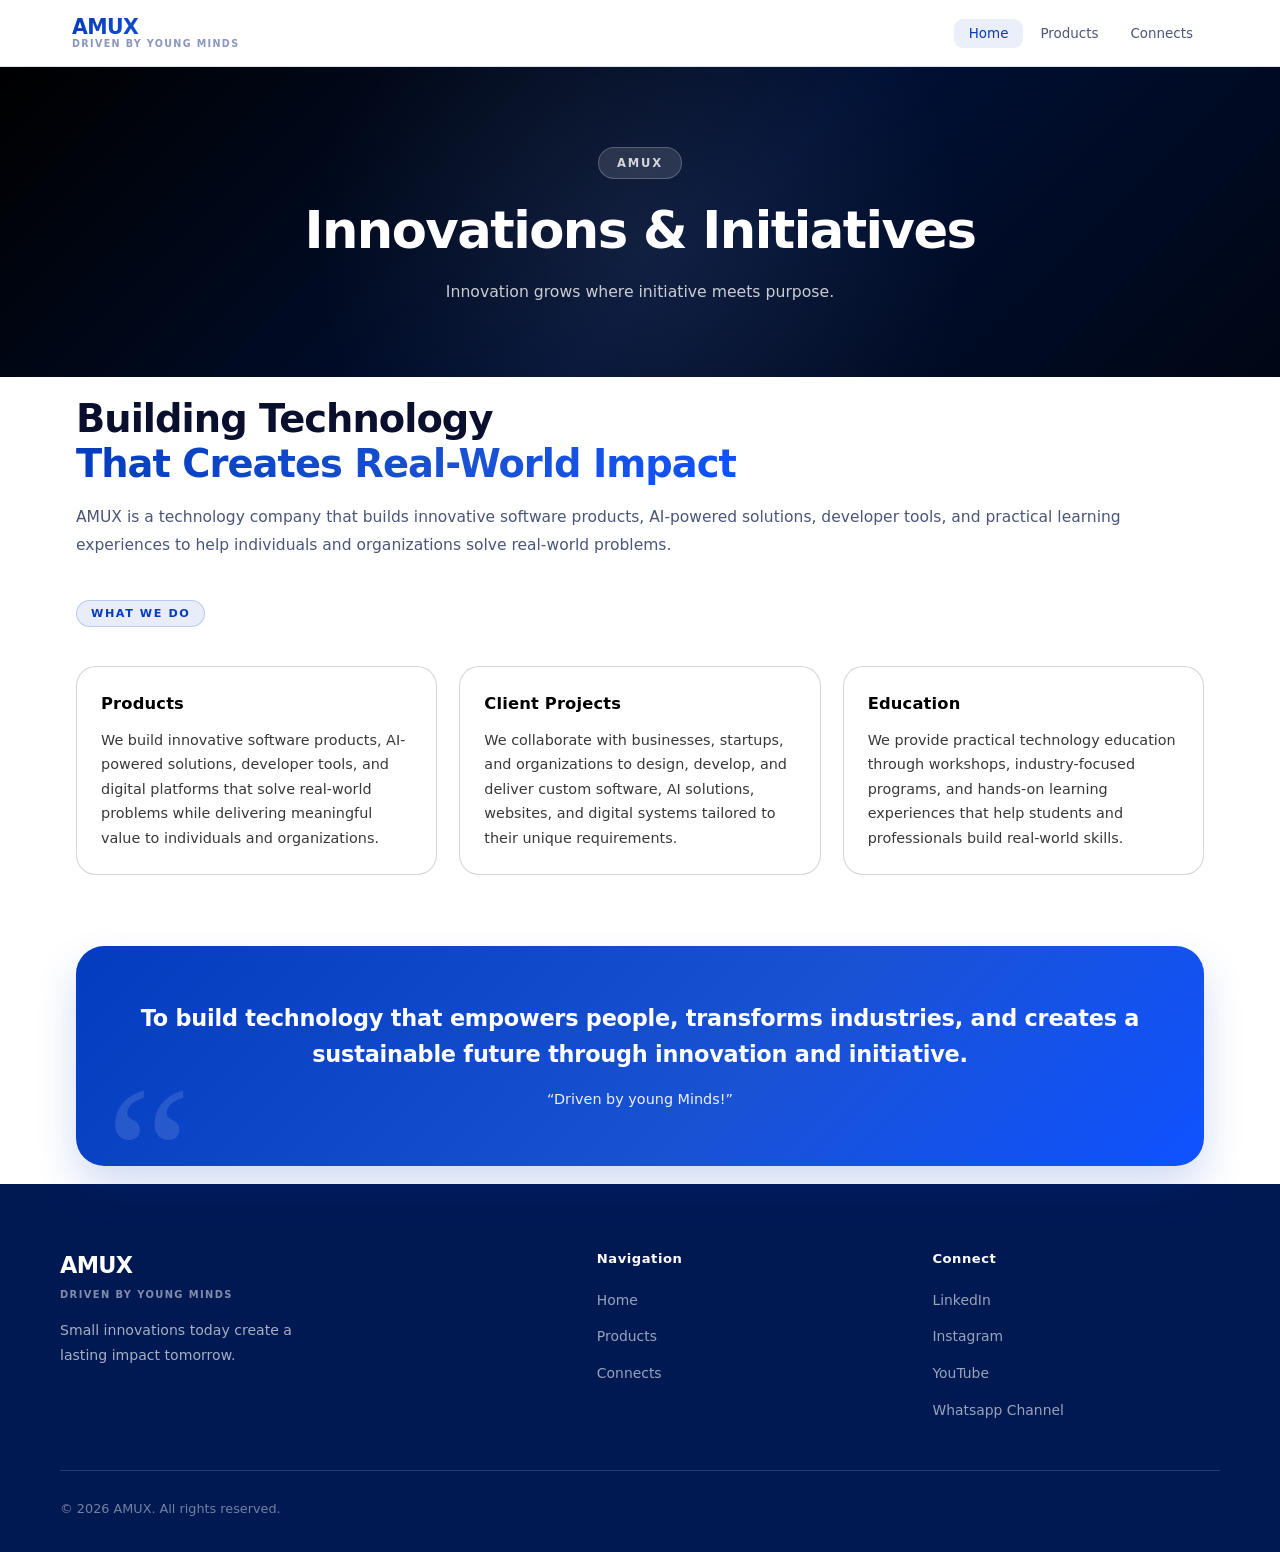
<file: index.html>
<!DOCTYPE html>
<html lang="en">
<head>
    <meta charset="UTF-8">
    <meta name="viewport" content="width=device-width, initial-scale=1.0">

    <!-- Primary SEO -->
    <title>AMUX | Technology Products, AI Solutions & Education</title>

    <meta name="description"
        content="AMUX builds innovative software products, AI-powered solutions, developer tools, client projects, and practical technology education that create real-world impact.">

    <meta name="keywords"
        content="AMUX, AI, Software Development, Developer Tools, Technology Company, Artificial Intelligence, Client Projects, Education, Innovation, Startup, Green Prompt">

    <meta name="author" content="AMUX">
    <meta name="robots" content="index, follow">
    <meta name="theme-color" content="#033cbe">

    <!-- Canonical -->
    <link rel="canonical" href="https://amux.in/">

    <!-- Favicon -->
    <link rel="icon" type="image/png" sizes="32x32" href="assets/favicon.jpg">
    <link rel="icon" type="image/png" sizes="16x16" href="assets/favicon.jpg">
    <link rel="apple-touch-icon" href="assets/favicon.jpg">

    <!-- Open Graph -->
    <meta property="og:type" content="website">
    <meta property="og:site_name" content="AMUX">
    <meta property="og:title" content="AMUX | Technology Products, AI Solutions & Education">
    <meta property="og:description"
        content="Building technology that creates real-world impact through innovative products, AI solutions, developer tools, client projects, and practical education.">
    <meta property="og:url" content="https://amux.in/">
    <meta property="og:image" content="https://amux.in/assets/og-image.png">

    <!-- Twitter Card -->
    <meta name="twitter:card" content="summary_large_image">
    <meta name="twitter:title" content="AMUX | Technology Products, AI Solutions & Education">
    <meta name="twitter:description"
        content="Innovative software products, AI solutions, developer tools, client projects, and practical technology education.">
    <meta name="twitter:image" content="https://amux.in/assets/og-image.png">

    <!-- Styles -->
    <link rel="stylesheet" href="css/global.css">
    <link rel="stylesheet" href="css/index.css">
</head>

<body>

<div id="nav-placeholder"></div>
<!-- ══════════ VIRTUAL INDUSTRY ══════════ -->
<div class="index-reduce-spaces">
<div class="page-hero">
<span class="page-hero-label">AMUX</span>
<h1>Innovations & Initiatives</h1>
<p>Innovation grows where initiative meets purpose.</p>
</div>
<section class="virtual-section fade-up">
  <div class="container virtual-inner">
    <div class="virtual-text">
      <h2 class="section-title" style="margin-bottom:18px;">
        Building Technology<br><span class="grad-text">That Creates Real-World Impact</span>
      </h2>
      <p class="section-desc">
        AMUX is a technology company that builds innovative software products, AI-powered solutions, developer tools, and practical learning experiences to help individuals and organizations solve real-world problems.
    </div>
  </div>
</section>

<section id="Services" class="services-wrapper">

    <div class="container">
        <span class="section-label" style="margin-top: 10px;">What We Do</span>

        <div class="capability-grid fade-up">

            <!-- Products -->
            <div class="cap-card fade-up">
                <div class="cap-info">
                    <h3>Products</h3>
                    <p>We build innovative software products, AI-powered solutions, developer tools, and digital platforms that solve real-world problems while delivering meaningful value to individuals and organizations.</p>
                </div>
            </div>

            <!-- Client Projects -->
            <div class="cap-card fade-up" style="transition-delay: 0.1s;">
                <div class="cap-info">
                    <h3>Client Projects</h3>
                    <p>We collaborate with businesses, startups, and organizations to design, develop, and deliver custom software, AI solutions, websites, and digital systems tailored to their unique requirements.</p>
                </div>
            </div>

            <!-- Education -->
            <div class="cap-card fade-up" style="transition-delay: 0.2s;">
                <div class="cap-info">
                    <h3>Education</h3>
                    <p>We provide practical technology education through workshops, industry-focused programs, and hands-on learning experiences that help students and professionals build real-world skills.</p>
                </div>
            </div>

        </div>
    </div>

</section>
<section>
<div class="container">
            <div class="vision-box fade-up">
                <h3>To build technology that empowers people, transforms industries, and creates a sustainable future through innovation and initiative.</h3>
                <p>“Driven by young Minds!” </p>
            </div>
        </div>
</section>
</div> <!-- /index-reduce-spaces -->

<div id="footer-placeholder"></div>


<script src="js/partials.js"></script>
<script src="js/navFooter.js"></script>
<script src="js/fadeUp.js"></script>
</body>
</html>
</file>
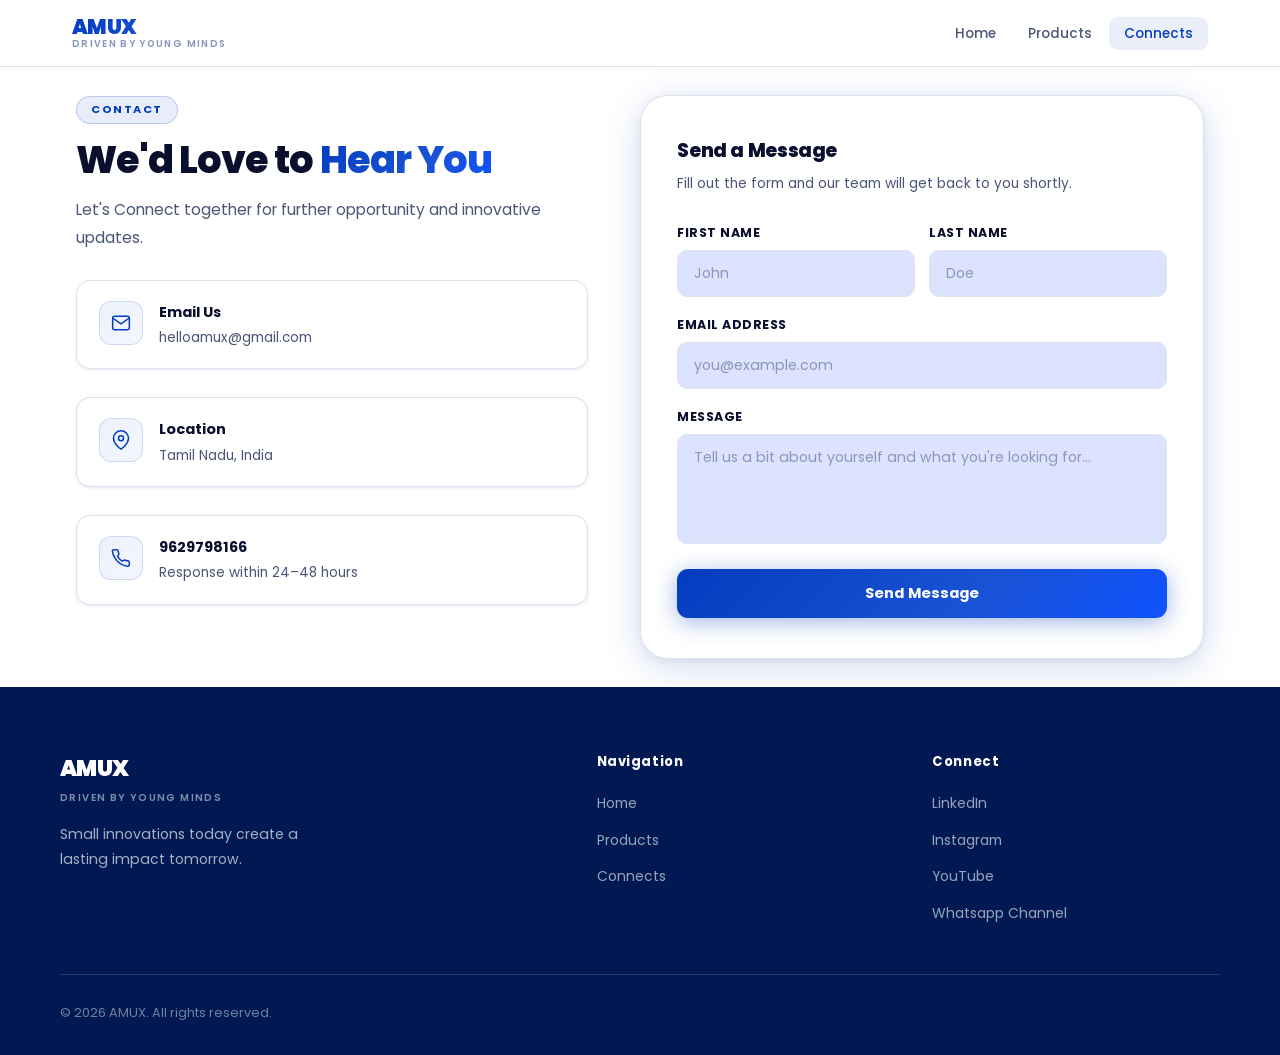
<file: connects.html>
<!DOCTYPE html>
<html lang="en">
<head>
    <meta charset="UTF-8">
    <meta name="viewport" content="width=device-width, initial-scale=1.0">

    <!-- Primary SEO -->
    <title>AMUX | Technology Products, AI Solutions & Education</title>

    <meta name="description"
        content="AMUX builds innovative software products, AI-powered solutions, developer tools, client projects, and practical technology education that create real-world impact.">

    <meta name="keywords"
        content="AMUX, AI, Software Development, Developer Tools, Technology Company, Artificial Intelligence, Client Projects, Education, Innovation, Startup, Green Prompt">

    <meta name="author" content="AMUX">
    <meta name="robots" content="index, follow">
    <meta name="theme-color" content="#033cbe">

    <!-- Canonical -->
    <link rel="canonical" href="https://amux.in/">

    <!-- Favicon -->
    <link rel="icon" type="image/png" sizes="32x32" href="assets/favicon.jpg">
    <link rel="icon" type="image/png" sizes="16x16" href="assets/favicon.jpg">
    <link rel="apple-touch-icon" href="assets/favicon.jpg">

    <!-- Open Graph -->
    <meta property="og:type" content="website">
    <meta property="og:site_name" content="AMUX">
    <meta property="og:title" content="AMUX | Technology Products, AI Solutions & Education">
    <meta property="og:description"
        content="Building technology that creates real-world impact through innovative products, AI solutions, developer tools, client projects, and practical education.">
    <meta property="og:url" content="https://amux.in/">
    <meta property="og:image" content="https://amux.in/assets/og-image.png">

    <!-- Twitter Card -->
    <meta name="twitter:card" content="summary_large_image">
    <meta name="twitter:title" content="AMUX | Technology Products, AI Solutions & Education">
    <meta name="twitter:description"
        content="Innovative software products, AI solutions, developer tools, client projects, and practical technology education.">
    <meta name="twitter:image" content="https://amux.in/assets/og-image.png">
<link rel="stylesheet" href="css/global.css">
<link rel="stylesheet" href="css/connects.css">
<style>
/* ── CONNECTS PAGE ── */
.connects-grid {
  display: grid; grid-template-columns: 1fr 1.1fr; gap: 52px; align-items: start; margin-top: 28px;margin-bottom: 28px;
}

/* left info */
.connects-info { display: flex; flex-direction: column; gap: 28px; }
.connect-chip {
  display: flex; align-items: flex-start; gap: 16px;
  background: #fff; border: 1px solid var(--border);
  border-radius: var(--r); padding: 20px 22px; box-shadow: var(--shadow-sm);
  transition: all .22s;
}
.connect-chip:hover { border-color: rgba(3,60,190,.25); box-shadow: var(--shadow); transform: translateX(4px); }
.connect-chip-icon {
  width: 44px; height: 44px; border-radius: 12px; flex-shrink: 0;
  background: var(--grad-soft); border: 1px solid rgba(3,60,190,.15);
  display: flex; align-items: center; justify-content: center; color: var(--brand);
}
.connect-chip-title { font-size: .9rem; font-weight: 700; color: var(--text); margin-bottom: 3px; }
.connect-chip-val { font-size: .85rem; color: var(--text2); }

/* form */
.connects-form-wrap {
  background: #fff; border: 1px solid var(--border);
  border-radius: var(--r-xl); padding: 40px 36px; box-shadow: var(--shadow-lg);
}
.form-title { font-size: 1.2rem; font-weight: 800; color: var(--text); margin-bottom: 6px; letter-spacing: -.02em; }
.form-sub { font-size: .86rem; color: var(--text2); margin-bottom: 28px; }

.form-group { margin-bottom: 18px; }
.form-label {
  display: block; font-size: .78rem; font-weight: 700; color: var(--text);
  letter-spacing: .04em; margin-bottom: 7px; text-transform: uppercase;
}
.form-input, .form-select, .form-textarea {
  width: 100%; padding: 12px 16px;
  border: 1.5px solid var(--border); border-radius: 10px;
  font-family: 'Poppins', sans-serif; font-size: .88rem; color: var(--text);
  background: var(--bg2); outline: none; transition: all .2s;
  resize: none;
}
.form-input:focus, .form-select:focus, .form-textarea:focus {
  border-color: var(--brand); background: #fff;
  box-shadow: 0 0 0 3px rgba(3,60,190,.1);
}
.form-input::placeholder, .form-textarea::placeholder { color: var(--text3); }
.form-textarea { min-height: 110px; }
.form-row { display: grid; grid-template-columns: 1fr 1fr; gap: 14px; }
.form-submit {
  width: 100%; padding: 14px; background: var(--grad); color: #fff;
  border: none; border-radius: 11px; font-family: 'Poppins', sans-serif;
  font-size: .92rem; font-weight: 700; cursor: pointer;
  box-shadow: 0 4px 22px rgba(3,60,190,.38);
  transition: all .22s; letter-spacing: .01em;
}
.form-submit:hover { transform: translateY(-2px); box-shadow: 0 8px 36px rgba(3,60,190,.50); }

/* success state */
.form-success {
  display: none; text-align: center; padding: 20px 0;
}
.form-success.show { display: block; }
.success-icon {
  width: 60px; height: 60px; border-radius: 50%; background: var(--grad);
  display: flex; align-items: center; justify-content: center;
  margin: 0 auto 16px; box-shadow: 0 6px 22px rgba(3,60,190,.35);
  font-size: 1.6rem;
}
.success-title { font-size: 1.1rem; font-weight: 800; color: var(--text); margin-bottom: 8px; }
.success-sub { font-size: .87rem; color: var(--text2); }

@media (max-width: 860px) {
  .connects-grid { grid-template-columns: 1fr; }
  .form-row { grid-template-columns: 1fr; }
}
@media (max-width: 480px) {
  .connects-form-wrap { padding: 28px 22px; }
}
</style>
</head>
<body>

<div id="nav-placeholder"></div>



<section>
  <div class="container">
    <div class="connects-grid">

      <!-- left -->
      <div class="connects-info fade-up">
        <div>
          <span class="section-label">Contact</span>
          <h2 class="section-title" style="margin-bottom:14px;">We'd Love to <span class="grad-text">Hear You</span></h2>
          <p class="section-desc">Let's Connect together for further opportunity and innovative updates.</p>
        </div>

        <div class="connect-chip">
          <div class="connect-chip-icon">
            <svg width="20" height="20" viewBox="0 0 24 24" fill="none" stroke="currentColor" stroke-width="1.8" stroke-linecap="round" stroke-linejoin="round">
              <path d="M4 4h16c1.1 0 2 .9 2 2v12c0 1.1-.9 2-2 2H4c-1.1 0-2-.9-2-2V6c0-1.1.9-2 2-2z"/>
              <polyline points="22,6 12,13 2,6"/>
            </svg>
          </div>
          <div>
            <div class="connect-chip-title">Email Us</div>
            <div class="connect-chip-val">helloamux@gmail.com</div>
          </div>
        </div>

        <div class="connect-chip">
          <div class="connect-chip-icon">
            <svg width="20" height="20" viewBox="0 0 24 24" fill="none" stroke="currentColor" stroke-width="1.8" stroke-linecap="round" stroke-linejoin="round">
              <path d="M21 10c0 7-9 13-9 13s-9-6-9-13a9 9 0 0 1 18 0z"/><circle cx="12" cy="10" r="3"/>
            </svg>
          </div>
          <div>
            <div class="connect-chip-title">Location</div>
            <div class="connect-chip-val">Tamil Nadu, India</div>
          </div>
        </div>

        <div class="connect-chip">
          <div class="connect-chip-icon">
            <svg width="20" height="20" viewBox="0 0 24 24" fill="none" stroke="currentColor" stroke-width="1.8" stroke-linecap="round" stroke-linejoin="round">
              <path d="M22 16.92v3a2 2 0 0 1-2.18 2 19.79 19.79 0 0 1-8.63-3.07A19.5 19.5 0 0 1 4.69 12 19.79 19.79 0 0 1 1.61 3.39 2 2 0 0 1 3.58 2h3a2 2 0 0 1 2 1.72c.127.96.361 1.903.7 2.81a2 2 0 0 1-.45 2.11L7.91 9.91a16 16 0 0 0 6.09 6.09l.91-.91a2 2 0 0 1 2.11-.45c.907.339 1.85.573 2.81.7A2 2 0 0 1 22 16.92z"/>
            </svg>
          </div>
          <div>
            <div class="connect-chip-title">9629798166</div>
            <div class="connect-chip-val">Response within 24–48 hours</div>
          </div>
        </div>

        
      </div>

      <!-- form -->
      <div class="connects-form-wrap fade-up" style="transition-delay:.1s">
        <div class="form-title">Send a Message</div>
        <div class="form-sub">Fill out the form and our team will get back to you shortly.</div>

        <div id="contactForm">
          <div class="form-row">
            <div class="form-group">
              <label class="form-label">First Name</label>
              <input class="form-input" type="text" placeholder="John">
            </div>
            <div class="form-group">
              <label class="form-label">Last Name</label>
              <input class="form-input" type="text" placeholder="Doe">
            </div>
          </div>
          <div class="form-group">
            <label class="form-label">Email Address</label>
            <input class="form-input" type="email" placeholder="you@example.com">
          </div>
          
          <div class="form-group">
            <label class="form-label">Message</label>
            <textarea class="form-textarea" placeholder="Tell us a bit about yourself and what you're looking for…"></textarea>
          </div>
          <button class="form-submit" onclick="submitForm(event)">Send Message</button>
        </div>

        <div class="form-success" id="formSuccess">
          <div class="success-icon">✓</div>
          <div class="success-title">Message Sent!</div>
          <div class="success-sub">Thanks for reaching out. We'll get back to you within 24–48 hours.</div>
        </div>
      </div>

    </div>
  </div>
</section>

<div id="footer-placeholder"></div>
<script src="js/partials.js"></script>
<script src="js/navFooter.js"></script>
<script src="js/fadeUp.js"></script>
<script>
function submitForm(e) {
    e.preventDefault();

    // 1. Collect Form Data
    const firstName = document.querySelector('input[placeholder="John"]').value;
    const lastName = document.querySelector('input[placeholder="Doe"]').value;
    const email = document.querySelector('input[placeholder="you@example.com"]').value;
    const message = document.querySelector('.form-textarea').value;

    // 2. Simple Validation
    if (!firstName || !email || !message) {
        alert("Please fill in all required fields.");
        return;
    }

    // 3. Format WhatsApp Message
    const phoneNumber = "919629798166";
    const text = `*New Contact Inquiry - AMUX*%0A` +
                 `--------------------------%0A` +
                 `*Name:* ${firstName} ${lastName}%0A` +
                 `*Email:* ${email}%0A` +
                 `*Message:* ${message}`;

    // 4. Construct WhatsApp URL
    const wpUrl = `https://api.whatsapp.com/send?phone=${phoneNumber}&text=${text}`;

    // 5. Update UI (Success State)
    document.getElementById('contactForm').style.display = 'none';
    document.getElementById('formSuccess').classList.add('show');

    // 6. Open WhatsApp in new tab
    window.open(wpUrl, '_blank');
}
</script>
</body>
</html>
</file>
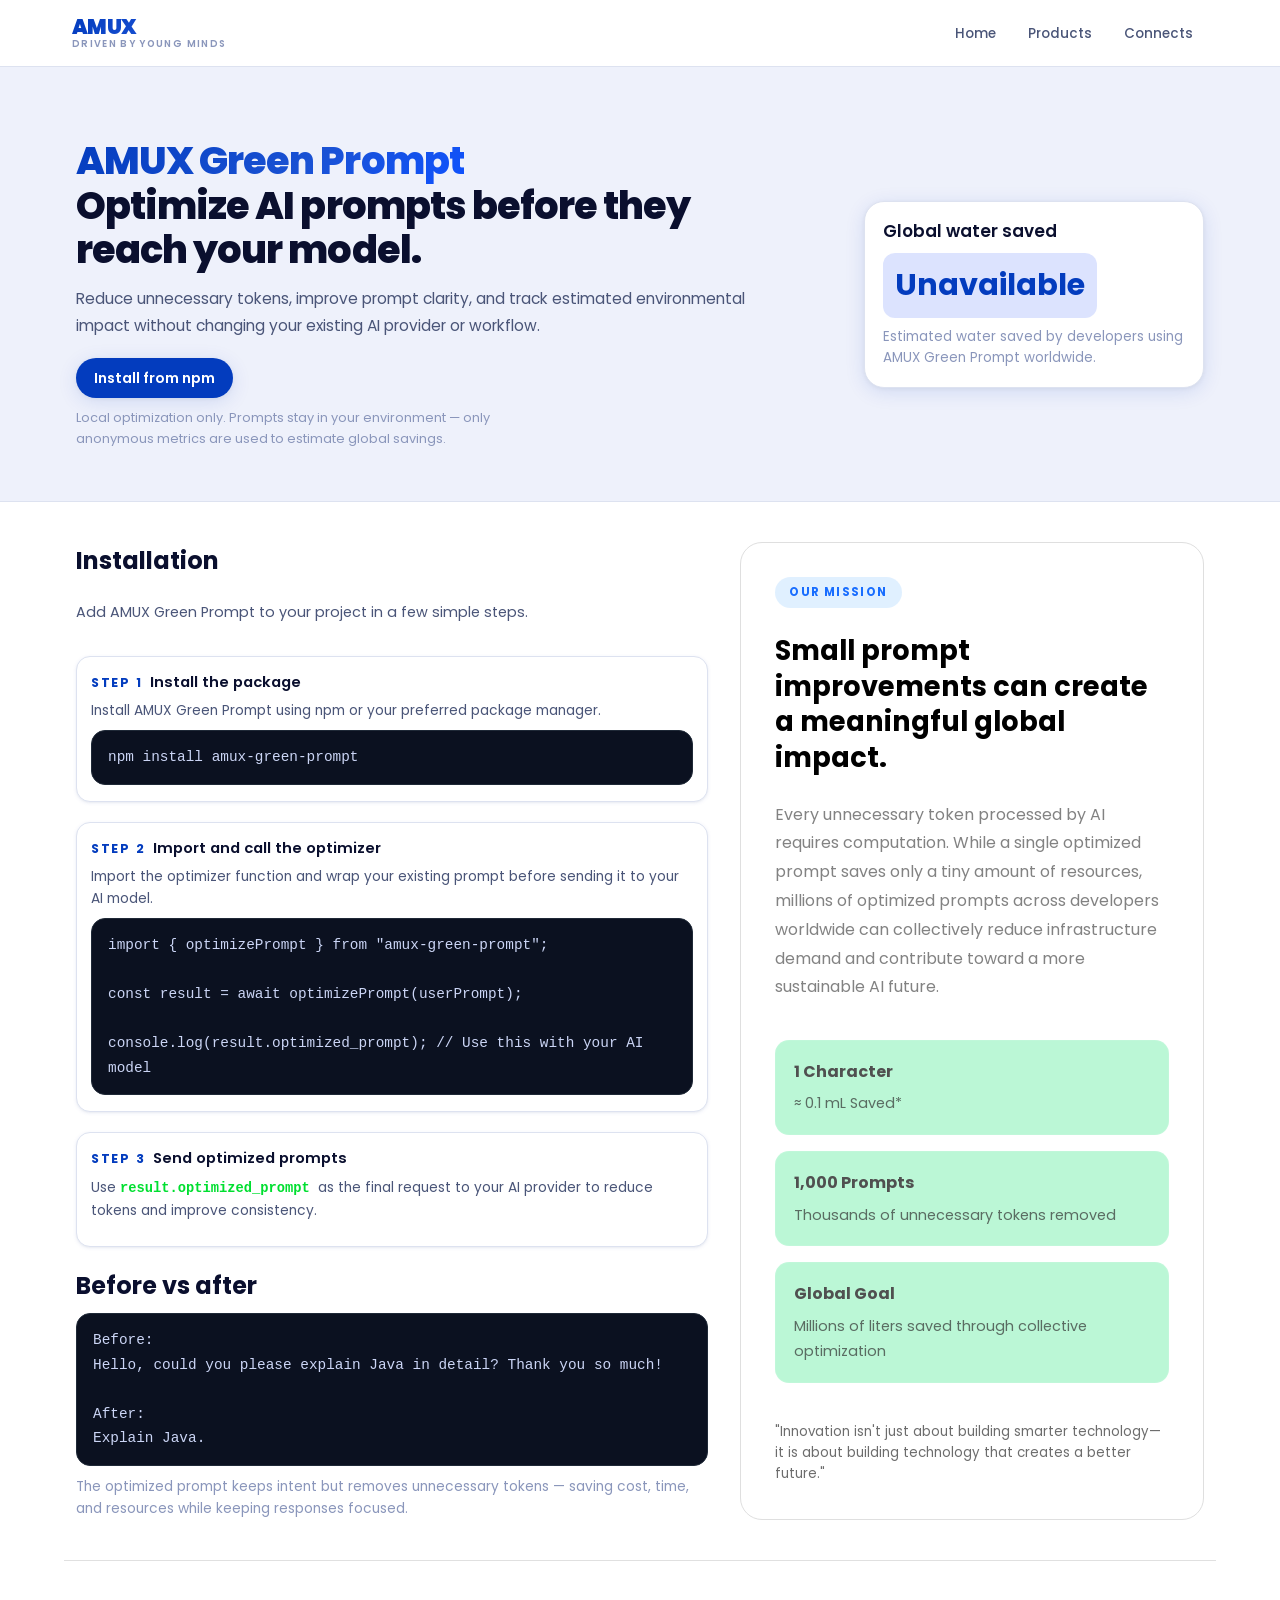
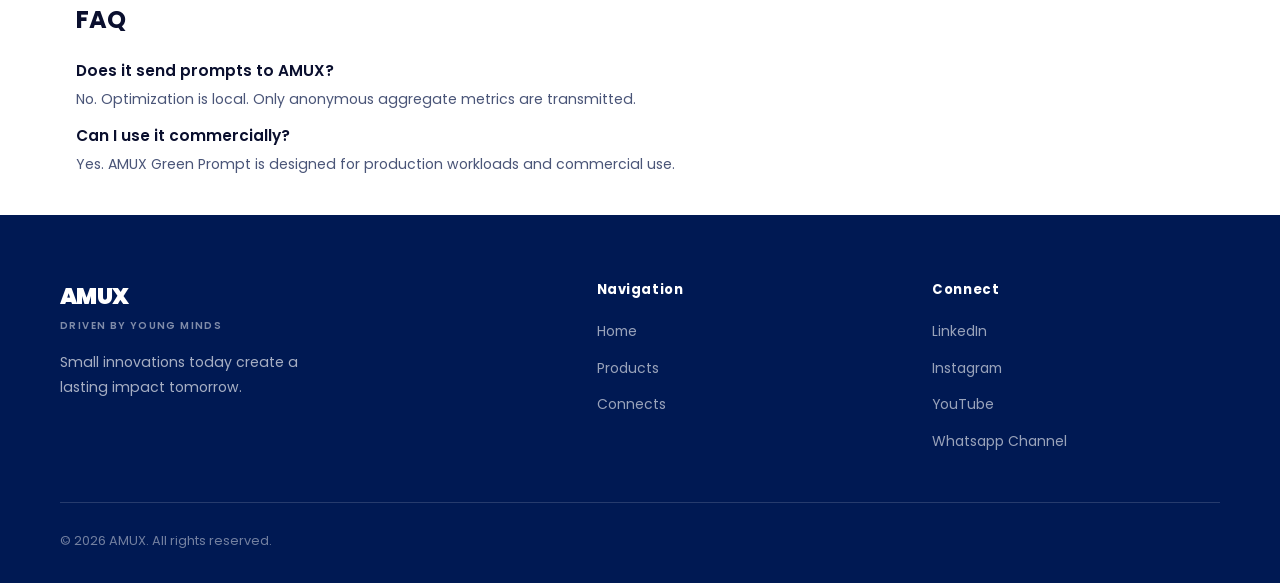
<file: green-prompt.html>
<!DOCTYPE html>
<html lang="en">
<head>
    <meta charset="UTF-8">
    <meta name="viewport" content="width=device-width, initial-scale=1.0">

    <!-- Primary SEO -->
    <title>AMUX | Technology Products, AI Solutions & Education</title>

    <meta name="description"
        content="AMUX builds innovative software products, AI-powered solutions, developer tools, client projects, and practical technology education that create real-world impact.">

    <meta name="keywords"
        content="AMUX, AI, Software Development, Developer Tools, Technology Company, Artificial Intelligence, Client Projects, Education, Innovation, Startup, Green Prompt">

    <meta name="author" content="AMUX">
    <meta name="robots" content="index, follow">
    <meta name="theme-color" content="#033cbe">

    <!-- Canonical -->
    <link rel="canonical" href="https://amux.in/">

    <!-- Favicon -->
    <link rel="icon" type="image/png" sizes="32x32" href="assets/favicon.jpg">
    <link rel="icon" type="image/png" sizes="16x16" href="assets/favicon.jpg">
    <link rel="apple-touch-icon" href="assets/favicon.jpg">

    <!-- Open Graph -->
    <meta property="og:type" content="website">
    <meta property="og:site_name" content="AMUX">
    <meta property="og:title" content="AMUX | Technology Products, AI Solutions & Education">
    <meta property="og:description"
        content="Building technology that creates real-world impact through innovative products, AI solutions, developer tools, client projects, and practical education.">
    <meta property="og:url" content="https://amux.in/">
    <meta property="og:image" content="https://amux.in/assets/og-image.png">

    <!-- Twitter Card -->
    <meta name="twitter:card" content="summary_large_image">
    <meta name="twitter:title" content="AMUX | Technology Products, AI Solutions & Education">
    <meta name="twitter:description"
        content="Innovative software products, AI solutions, developer tools, client projects, and practical technology education.">
    <meta name="twitter:image" content="https://amux.in/assets/og-image.png">
  <!-- Global + page styles -->
  <link rel="stylesheet" href="css/global.css">
  <link rel="stylesheet" href="css/green-prompt.css">
</head>
<body>
  <!-- Navigation -->
  <div id="nav-placeholder"></div>

  <!-- =========================
       HERO + METRIC
       ========================= -->
  <section class="gp-hero">
    <div class="container gp-hero-inner">
      <div class="gp-hero-left">

        <h1 class="section-title gp-hero-title">
          <span class="grad-text">AMUX Green Prompt</span><br>
          Optimize AI prompts before they reach your model.
        </h1>

        <p class="section-desc gp-hero-desc">
          Reduce unnecessary tokens, improve prompt clarity, and track estimated environmental
          impact without changing your existing AI provider or workflow.
        </p>

        <div class="gp-hero-actions">
          <a class="gp-btn-primary"
             href="https://www.npmjs.com/package/amux-green-prompt"
             target="_blank">
            Install from npm
          </a>
        </div>

        <p class="gp-hero-footnote">
          Local optimization only. Prompts stay in your environment — only anonymous metrics
          are used to estimate global savings.
        </p>
      </div>

      <div class="gp-hero-right">
        <div class="gp-metric-card">
          <h2>Global water saved</h2>
          <div id="waterCounter" class="gp-metric-value">Loading...</div>
          <p class="gp-metric-desc">
            Estimated water saved by developers using AMUX Green Prompt worldwide.
          </p>
        </div>
      </div>
    </div>
  </section>

  <!-- =========================
       INSTALLATION & SETUP (STEP BY STEP)
       ========================= -->
  <section id="gp-setup" class="gp-section gp-setup">
    <div class="container gp-section-inner">
      <div class="gp-section-left">
        <h2 class="gp-section-title">Installation</h2>
        <p class="gp-section-desc">
          Add AMUX Green Prompt to your project in a few simple steps.
        </p>

        <!-- Steps list -->
        <ol class="gp-steps-list">
          <li class="gp-step">
            <div class="gp-step-header">
              <span class="gp-step-number">Step 1</span>
              <span class="gp-step-title">Install the package</span>
            </div>
            <p class="gp-step-text">
              Install AMUX Green Prompt using npm or your preferred package manager.
            </p>
            <pre><code>npm install amux-green-prompt</code></pre>
          </li>

          <li class="gp-step">
            <div class="gp-step-header">
              <span class="gp-step-number">Step 2</span>
              <span class="gp-step-title">Import and call the optimizer</span>
            </div>
            <p class="gp-step-text">
              Import the optimizer function and wrap your existing prompt before sending it
              to your AI model.
            </p>
            <pre><code>import { optimizePrompt } from "amux-green-prompt";

const result = await optimizePrompt(userPrompt);

console.log(result.optimized_prompt); // Use this with your AI model</code></pre>
          </li>

          <li class="gp-step">
            <div class="gp-step-header">
              <span class="gp-step-number">Step 3</span>
              <span class="gp-step-title">Send optimized prompts</span>
            </div>
            <p class="gp-step-text">
              Use <code style="color: rgb(0, 223, 48);font-weight: 900;"> result.optimized_prompt </code>  as the final request to your AI provider
              to reduce tokens and improve consistency.
            </p>
          </li>
          <h2 class="gp-section-title">Before vs after</h2>
        <pre><code>Before:
Hello, could you please explain Java in detail? Thank you so much!

After:
Explain Java.</code></pre>
        <p class="gp-section-desc gp-section-note">
          The optimized prompt keeps intent but removes unnecessary tokens — saving cost,
          time, and resources while keeping responses focused.
        </p>
        </ol>
      </div>
        <div class="gp-section-right">

    <div class="gp-impact-card">

        <span class="gp-impact-label">
            OUR MISSION
        </span>

        <h3>
            Small prompt improvements can create a meaningful global impact.
        </h3>

        <p>
            Every unnecessary token processed by AI requires computation. While a
            single optimized prompt saves only a tiny amount of resources, millions
            of optimized prompts across developers worldwide can collectively reduce
            infrastructure demand and contribute toward a more sustainable AI future.
        </p>

        <div class="gp-impact-stats">

            <div class="gp-stat">
                <h4>1 Character</h4>
                <span>≈ 0.1 mL Saved*</span>
            </div>

            <div class="gp-stat">
                <h4>1,000 Prompts</h4>
                <span>Thousands of unnecessary tokens removed</span>
            </div>

            <div class="gp-stat">
                <h4>Global Goal</h4>
                <span>Millions of liters saved through collective optimization</span>
            </div>

        </div>

        <small>
              "Innovation isn't just about building smarter technology—it is about building technology that creates a better future."
        </small>

    </div>

</div>
  </section>

  <hr style="width:90%; margin: 0 auto; border: 0; border-top: 1px solid #e0e0e0;">
  <!--<div class="video-container">
<iframe src="https://www.youtube.com/embed/UN7HgzJsFZA?si=sqKzDb8Ow0zLdwJy"></iframe></div>-->
  <!-- =========================
       ROADMAP & FAQ
       ========================= -->
  <section class="gp-section gp-roadmap-faq">
    <div class="container gp-section-inner">

      <div class="gp-section-right">
        <h2 class="gp-section-title">FAQ</h2>
        <div class="gp-faq-item">
          <h3>Does it send prompts to AMUX?</h3>
          <p>No. Optimization is local. Only anonymous aggregate metrics are transmitted.</p>
        </div>
        <div class="gp-faq-item">
          <h3>Can I use it commercially?</h3>
          <p>Yes. AMUX Green Prompt is designed for production workloads and commercial use.</p>
        </div>
      </div>
    </div>
  </section>

  <!-- Footer -->
  <div id="footer-placeholder"></div>

  <!-- Scripts -->
  <script src="js/partials.js"></script>
  <script src="js/navFooter.js"></script>
  <script src="js/fadeUp.js"></script>
  <script src="js/green-prompt.js"></script>
</body>
</html>
</file>
<file: css/global.css>
/*
  Global styles shared across all pages.
  Keep this file limited to:
  - font import
  - CSS variables
  - base element styles
  - reusable utility classes
  - layout components (navbar/footer) if they are injected via partials
*/

@import url('https://fonts.googleapis.com/css2?family=Poppins:ital,wght@0,300;0,400;0,500;0,600;0,700;0,800;0,900;1,400&display=swap');

*, *::before, *::after { box-sizing: border-box; margin: 0; padding: 0; }

:root {
  --brand:     #033cbe;
  --brand-d:   #022d8f;
  --brand-l:   #1a52d4;
  --brand-ll:  #2e68e8;
  --accent:    #0f52ff;
  --brand-glow: rgba(3,60,190,.18);

  --bg:        #ffffff;
  --bg2:       #204bf528;
  --bg3:       #eef1fb;
  --border:    #dde2f0;
  --border-b:  #c8d0ea;

  --text:      #0a0f2e;
  --text2:     #4a5578;
  --text3:     #8a96bb;

  --grad:      linear-gradient(135deg, #033cbe 0%, #1a52d4 60%, #0f52ff 100%);
  --grad-soft: linear-gradient(135deg, rgba(3,60,190,.07) 0%, rgba(15,82,255,.05) 100%);

  --shadow-sm: 0 1px 4px rgba(3,60,190,.07), 0 1px 2px rgba(0,0,0,.04);
  --shadow:    0 4px 20px rgba(3,60,190,.12), 0 1px 4px rgba(0,0,0,.05);
  --shadow-lg: 0 8px 36px rgba(3,60,190,.18), 0 2px 8px rgba(0,0,0,.06);
  --shadow-xl: 0 20px 64px rgba(3,60,190,.22), 0 4px 16px rgba(0,0,0,.08);

  --r:    14px;
  --r-lg: 20px;
  --r-xl: 28px;
}

html { scroll-behavior: smooth; }

body {
  font-family: 'Poppins', sans-serif;
  background: var(--bg);
  color: var(--text);
  line-height: 1.6;
  overflow-x: hidden;
  -webkit-font-smoothing: antialiased;
}

/* Hide scrollbar */
::-webkit-scrollbar { display: none; }
html { scrollbar-width: none; }
body { -ms-overflow-style: none; }

/* Utilities */
.container { max-width: 90%; margin: 0 auto; padding: 0 12px; }

.grad-text {
  background: var(--grad);
  -webkit-background-clip: text;
  -webkit-text-fill-color: transparent;
  background-clip: text;
}

.section-label {
  display: inline-block;
  font-size: .7rem;
  font-weight: 700;
  letter-spacing: .14em;
  text-transform: uppercase;
  color: var(--brand);
  background: rgba(3,60,190,.09);
  border: 1px solid rgba(3,60,190,.2);
  padding: 4px 14px;
  border-radius: 99px;
  margin-bottom: 14px;
}

.section-title {
  font-size: clamp(1.7rem, 3vw, 2.5rem);
  font-weight: 800;
  line-height: 1.16;
  letter-spacing: -.025em;
  color: var(--text);
}

.section-desc {
  font-size: .97rem;
  color: var(--text2);
  line-height: 1.78;
}

/* Animations */
@keyframes fadeUp {
  from { opacity: 0; transform: translateY(26px); }
  to   { opacity: 1; transform: translateY(0); }
}

.fade-up {
  opacity: 0;
  transform: translateY(28px);
  transition: opacity .65s ease, transform .65s ease;
}
.fade-up.visible { opacity: 1; transform: translateY(0); }

/* Navbar */
nav {
  position: sticky;
  top: 0;
  z-index: 200;
  background: rgba(255,255,255,.93);
  backdrop-filter: blur(16px);
  border-bottom: 1px solid var(--border);
  transition: box-shadow .25s;
}
nav.scrolled { box-shadow: 0 2px 28px rgba(3,60,190,.12); }

.nav-inner {
  max-width: 1160px;
  margin: 0 auto;
  padding: 0 12px;
  display: flex;
  align-items: center;
  justify-content: space-between;
  height: 66px;
}

.nav-logo { display: flex; flex-direction: column; text-decoration: none; gap: 1px; }
.nav-logo-main {
  font-weight: 900;
  font-size: 1.28rem;
  letter-spacing: -.03em;
  line-height: 1;
  background: var(--grad);
  -webkit-background-clip: text;
  -webkit-text-fill-color: transparent;
  background-clip: text;
}
.nav-logo-sub {
  font-size: .6rem;
  font-weight: 600;
  letter-spacing: .14em;
  text-transform: uppercase;
  color: var(--text3);
  line-height: 1;
}

.nav-links { display: flex; align-items: center; gap: 2px; list-style: none; }
.nav-links a {
  text-decoration: none;
  color: var(--text2);
  font-size: .84rem;
  font-weight: 500;
  padding: 7px 15px;
  border-radius: 9px;
  transition: all .2s;
  white-space: nowrap;
}
.nav-links a:hover, .nav-links a.active { color: var(--brand); background: rgba(3,60,190,.08); }

.mobile-menu {
  display: none;
  position: fixed;
  top: 66px;
  left: 0;
  right: 0;
  background: rgba(255,255,255,.98);
  backdrop-filter: blur(18px);
  border-bottom: 1px solid var(--border);
  padding: 12px 24px 20px;
  flex-direction: column;
  gap: 2px;
  z-index: 199;
}
.mobile-menu.open { display: flex; animation: fadeUp .2s ease; }
.mobile-menu a {
  text-decoration: none;
  color: var(--text2);
  font-size: .9rem;
  font-weight: 500;
  padding: 11px 14px;
  border-radius: 9px;
  transition: all .2s;
}
.mobile-menu a:hover { color: var(--brand); background: rgba(3,60,190,.07); }

.ham { display: none; flex-direction: column; gap: 5px; cursor: pointer; padding: 6px; }
.ham span { display: block; width: 22px; height: 2px; background: var(--text); border-radius: 2px; transition: all .25s; }
.ham.open span:nth-child(1) { transform: translateY(7px) rotate(45deg); }
.ham.open span:nth-child(2) { opacity: 0; }
.ham.open span:nth-child(3) { transform: translateY(-7px) rotate(-45deg); }

/* Footer */
footer {
  background: #001953;
  padding: 64px 12px 32px;
}
.footer-inner {
  max-width: 1160px;
  margin: 0 auto;
  display: grid;
  grid-template-columns: 1.7fr 1fr 1fr;
  gap: 48px;
  padding-bottom: 48px;
  border-bottom: 1px solid rgba(255,255,255,.15);
}
.footer-brand-name {
  font-weight: 900;
  font-size: 1.4rem;
  letter-spacing: -.03em;
  color: #fff;
  margin-bottom: 3px;
}
.footer-brand-sub {
  font-size: .62rem;
  font-weight: 600;
  letter-spacing: .14em;
  text-transform: uppercase;
  color: rgba(255,255,255,.5);
  margin-bottom: 16px;
}
.footer-desc { font-size: .88rem; color: rgba(255,255,255,.65); line-height: 1.75; max-width: 280px; }
.footer-col-title { font-weight: 700; font-size: .82rem; color: #fff; margin-bottom: 18px; letter-spacing: .04em; }
.footer-links { list-style: none; display: flex; flex-direction: column; gap: 11px; }
.footer-links a { text-decoration: none; color: rgba(255,255,255,.6); font-size: .87rem; transition: color .2s; font-weight: 400; }
.footer-links a:hover { color: #fff; }
.footer-bottom { max-width: 1160px; margin: 28px auto 0; display: flex; align-items: center; justify-content: space-between; flex-wrap: wrap; gap: 10px; }
.footer-copy { font-size: .8rem; color: rgba(255,255,255,.45); }

@media (max-width: 640px) {
  .nav-links { display: none; }
  .ham { display: flex; }
  .footer-inner { grid-template-columns: 1fr; gap: 32px; }
  .footer-bottom { flex-direction: column; align-items: flex-start; }
}
</file>
<file: css/index.css>
/* Index page styles */

/* Global font (professional startup style) */
body {
  font-family: system-ui, -apple-system, BlinkMacSystemFont, "Segoe UI",
    Roboto, "Helvetica Neue", Arial, sans-serif;
  /* If you add Inter via Google Fonts, this can become:
     font-family: "Inter", system-ui, -apple-system, BlinkMacSystemFont, "Segoe UI",
     Roboto, "Helvetica Neue", Arial, sans-serif;
  */
}

/* Index spacing overrides */
.index-reduce-spaces section {
  padding: 18px 0;
}

.virtual-section {
  padding-top: 20px !important;
  padding-bottom: 20px !important;
}

.services-wrapper {
  padding-top: 10px !important;
}

/* Hero background and typography */
.page-hero {
  background: linear-gradient(135deg, #000000 0%, #001035 55%, #000614 100%);
  padding: 80px 12px 72px;
  text-align: center;
  position: relative;
  overflow: hidden;
}

.page-hero::before {
  content: "";
  position: absolute;
  top: -80px;
  left: 50%;
  transform: translateX(-50%);
  width: 800px;
  height: 500px;
  border-radius: 50%;
  background: radial-gradient(circle, rgba(255, 255, 255, 0.07) 0%, transparent 70%);
  pointer-events: none;
}

.page-hero-label {
  display: inline-block;
  font-size: 0.72rem;            /* slightly larger for readability */
  font-weight: 700;
  letter-spacing: 0.16em;
  text-transform: uppercase;
  color: rgba(255, 255, 255, 0.8);
  background: rgba(255, 255, 255, 0.12);
  border: 1px solid rgba(255, 255, 255, 0.22);
  padding: 6px 18px;
  border-radius: 999px;
  margin-bottom: 22px;
}

.page-hero h1 {
  font-size: clamp(2.1rem, 4.5vw, 3.2rem);
  font-weight: 800;
  color: #fff;
  line-height: 1.14;
  letter-spacing: -0.03em;
  max-width: 700px;
  margin: 0 auto 18px;
}

.page-hero p {
  font-size: 0.98rem;
  color: rgba(255, 255, 255, 0.78);
  max-width: 520px;
  margin: 0 auto;
  line-height: 1.75;
  font-weight: 400;
}

/* Services grid */
#Services {
  scroll-margin-top: 80px;
}

.section-header {
  text-align: center;
  margin-bottom: 60px;
}

/* Better heading typography inside services */
.section-header h2 {
  font-size: 1.7rem;
  font-weight: 700;
  letter-spacing: -0.01em;
}

.section-header p {
  font-size: 0.96rem;
  color: #9ca3af;
  max-width: 560px;
  margin: 12px auto 0;
}

/* Capability grid and cards */
.capability-grid {
  display: grid;
  grid-template-columns: repeat(3, 1fr);
  gap: 22px;
  margin-top: 25px;
  margin-bottom: 35px;
}

.cap-card {
  border-radius: 20px;
  transition: 0.3s ease;
  overflow: hidden;
  background: #ffffff;
  border: 1px solid rgba(136, 136, 136, 0.35);
}

.cap-card:hover {
  transform: translateY(-3px);
  box-shadow: 0 20px 40px rgba(70, 70, 70, 0.85);
}

.cap-info {
  padding: 24px;
}

.cap-info h3 {
  margin-bottom: 10px;
  font-size: 1.02rem;       /* smaller, clean */
  font-weight: 700;
  letter-spacing: 0.01em;
  color: #000000;
}

.cap-info p {
  margin-bottom: 0;
  font-size: 0.9rem;
  line-height: 1.7;
  color: #383838;
}

/* Vision box */
.vision-box {
  background: var(--grad);
  color: #fff;
  padding: 55px 35px;
  border-radius: 28px;
  text-align: center;
  box-shadow: 0 20px 40px rgba(3, 60, 190, 0.18);
  position: relative;
  overflow: hidden;
  margin-top: 0;
}

.vision-box::before {
  content: "“";
  position: absolute;
  left: 30px;
  font-size: 12rem;
  opacity: 0.12;
  font-family: "Georgia", "Times New Roman", serif; /* more elegant quote glyph */
}

.vision-box h3 {
  font-size: 1.4rem;          /* a bit smaller, refined */
  font-weight: 700;
  line-height: 1.6;
  position: relative;
  z-index: 2;
  letter-spacing: -0.01em;
}

.vision-box p {
  margin-top: 15px;
  opacity: 0.92;
  font-size: 0.9rem;
}

/* Responsive */
@media (max-width: 992px) {
  .capability-grid {
    grid-template-columns: 1fr;
    gap: 18px;
  }

  .vision-box {
    padding: 40px 24px;
  }

  .vision-box h3 {
    font-size: 1.25rem;
  }
}

@media (max-width: 640px) {
  .container {
    padding: 0 16px;
  }

  .index-reduce-spaces section {
    padding: 14px 0;
  }

  .vision-box {
    padding: 32px 18px;
    border-radius: 20px;
  }

  .vision-box h3 {
    font-size: 1.12rem;
    line-height: 1.5;
  }

  .vision-box p {
    font-size: 0.85rem;
  }

  .cap-info {
    padding: 20px;
  }

  .page-hero h1 {
    font-size: clamp(1.9rem, 7vw, 2.4rem);
  }

  .page-hero p {
    font-size: 0.9rem;
  }
}
</file>
<file: css/connects.css>
/* Connects page styles
   Note: Most Connects layout styles currently live in connects.html inline <style>.
   This file is prepared for future cleanup/migration.
*/

/* Kept empty intentionally to avoid changing current layout. */
</file>
<file: css/green-prompt.css>
/* =========================
   AMUX Green Prompt – Page Styles
   ========================= */

/* Because you already define .container, body, fonts, etc. in global.css,
   this file only handles page-specific layout and components. */

/* ===== HERO ===== */
.gp-hero .container,
.gp-section .container{

    max-width:1160px;
    width:90%;
    padding:0 12px;
    margin:auto;

}
.gp-hero {
  padding: 72px 0 52px;
  background: var(--bg3);
  border-bottom: 1px solid var(--border);
}

.gp-hero-inner {
  display: grid;
  grid-template-columns: minmax(0, 1.6fr) minmax(0, 1fr);
  gap: 32px;
  align-items: center;
  width: 100%;
}

/* Left side */
.gp-hero-title {
  margin-bottom: 12px;
  word-wrap: break-word;
}

.gp-hero-desc {
  margin-bottom: 18px;
}

.gp-hero-actions {
  display: flex;
  flex-wrap: wrap;
  gap: 10px;
  margin-bottom: 10px;
}

.gp-btn-primary {
  display: inline-flex;
  align-items: center;
  justify-content: center;
  padding: 9px 18px;
  border-radius: 999px;
  background: var(--brand);
  color: #fff;
  font-size: 0.88rem;
  font-weight: 600;
  text-decoration: none;
  box-shadow: var(--shadow);
  border: none;
  cursor: pointer;
  transition: background-color 0.2s ease-out, box-shadow 0.2s ease-out, transform 0.2s ease-out;
  max-width: 100%;
}

.gp-btn-primary:hover {
  background: var(--brand-d);
  box-shadow: var(--shadow-lg);
  transform: translateY(-1px);
}

.gp-hero-footnote {
  font-size: 0.8rem;
  color: var(--text3);
  max-width: 460px;
}

/* Right side metric card */
.gp-hero-right {
  display: flex;
  justify-content: flex-end;
}

.gp-metric-card {
  width: 100%;
  max-width: 340px;
  background: #fff;
  border-radius: var(--r-lg);
  border: 1px solid var(--border);
  box-shadow: var(--shadow);
  padding: 16px 18px 18px;
}

.gp-metric-card h2 {
  font-size: 1.06rem;
  font-weight: 600;
  margin-bottom: 8px;
}

.gp-metric-value {
  display: inline-flex;
  align-items: baseline;
  gap: 6px;
  font-size: 1.9rem;
  font-weight: 700;
  color: var(--brand);
  padding: 8px 12px;
  border-radius: 12px;
  background: var(--bg2);
  margin-bottom: 8px;
}

.gp-metric-desc {
  font-size: 0.84rem;
  color: var(--text3);
}

/* ===== SECTION BASE ===== */

.gp-section {
  padding: 40px 0;
  background: var(--bg);
  width: 100%;
}

.gp-section-inner {
  display: grid;
  grid-template-columns: minmax(0, 1.5fr) minmax(0, 1.1fr);
  gap: 32px;
  width: 100%;
}

.gp-section-title {
  margin-bottom: 6px;
}

.gp-section-desc {
  font-size: 0.9rem;
  color: var(--text2);
}

/* Only left side used in your HTML for setup; right side is empty here. */
.gp-section-left,
.gp-section-right {
  display: flex;
  flex-direction: column;
  gap: 14px;
}

/* ===== INSTALLATION STEPS ===== */

.gp-steps-list {
  list-style: none;
  padding: 0;
  margin: 18px 0 0;
}

.gp-step {
  margin-bottom: 20px;
  padding: 14px 14px 16px;
  border-radius: var(--r);
  background: #fff;
  border: 1px solid var(--border);
  box-shadow: var(--shadow-sm);
  max-width: 100%;
}

.gp-step-header {
  display: flex;
  align-items: baseline;
  gap: 8px;
  margin-bottom: 6px;
  flex-wrap: wrap;
}

.gp-step-number {
  font-size: 0.78rem;
  font-weight: 700;
  text-transform: uppercase;
  letter-spacing: 0.14em;
  color: var(--brand);
}

.gp-step-title {
  font-size: 0.92rem;
  font-weight: 600;
  color: var(--text);
}

.gp-step-text {
  font-size: 0.86rem;
  color: var(--text2);
  margin-bottom: 8px;
}

/* Code blocks */
.gp-step pre {
  margin: 0;
}

/* Global style for code on this page */
pre {
  margin: 8px 0 10px;
  padding: 14px 16px;
  border-radius: var(--r);
  background: #0b1120;
  border: 1px solid #1f2937;

  max-width: 100%;
  overflow-x: auto;
  white-space: pre-wrap;      /* Allow wrapping */
  word-break: break-word;
  overflow-wrap: anywhere;
}

pre code {
  display: block;
  white-space: inherit;
  word-break: break-word;
  overflow-wrap: anywhere;

  font-family: ui-monospace, SFMono-Regular, Menlo, Monaco, Consolas,
    "Liberation Mono", "Courier New", monospace;
  font-size: 0.9rem;
  line-height: 1.7;
  color: #cbd5f5;
}

/* ===== GUIDELINES / BEFORE-AFTER ===== */

.gp-guidelines {
  background: var(--bg3);
  border-top: 1px solid var(--border);
  border-bottom: 1px solid var(--border);
}

/* In your HTML, only gp-section-right is used for guidelines */
.gp-section-note {
  font-size: 0.86rem;
  color: var(--text3);
}

/* ===== FAQ ===== */

.gp-roadmap-faq .gp-feature-list {
  margin-top: 10px;
}

.gp-faq-item h3 {
  font-size: 0.96rem;
  font-weight: 600;
  margin-bottom: 4px;
}

.gp-faq-item p {
  font-size: 0.88rem;
  color: var(--text2);
}

/* =========================
   RESPONSIVE
   ========================= */

/* Tablet and small laptops */
@media (max-width: 960px) {
  .gp-hero {
    padding: 60px 0 40px;
  }

  .gp-hero-inner {
    grid-template-columns: 1fr;
    gap: 24px;
  }

  .gp-hero-right {
    justify-content: flex-start;
    margin-top: 12px;
  }

  .gp-section-inner {
    grid-template-columns: 1fr;
    gap: 24px;
  }

  .gp-section {
    padding: 32px 0;
  }

  .gp-metric-card {
    max-width: 100%;
  }
}

/* Mobile */
@media (max-width: 640px) {
  .gp-hero {
    padding: 52px 0 32px;
  }

  .gp-hero-inner {
    gap: 20px;
  }

  .gp-hero-title {
    font-size: clamp(1.9rem, 6vw, 2.3rem);
  }

  .gp-hero-actions {
    flex-direction: row;
    gap: 8px;
  }

  .gp-section-inner {
    gap: 20px;
  }

  .gp-step {
    padding: 12px 12px 14px;
  }

  /* Prevent horizontal overflow */
  pre {
    word-break: break-word;
    overflow-wrap: anywhere;
  }

  .container {
    max-width: 100%;
    padding: 0 12px;
  }
}

/* Very small devices */
@media (max-width: 420px) {
  .gp-hero {
    padding: 48px 0 26px;
  }

  .gp-hero-inner {
    gap: 16px;
  }

  .gp-metric-value {
    font-size: 1.6rem;
  }

  .gp-section {
    padding: 28px 0;
  }

  .gp-hero-actions {
    flex-direction: column;
    align-items: flex-start;
  }

  .gp-btn-primary {
    width: 100%;
    justify-content: center;
  }

  .gp-step-text,
  .gp-section-desc {
    word-break: break-word;
    overflow-wrap: anywhere;
  }
}
.gp-section-inner{
    align-items:stretch;
}

.gp-section-left,
.gp-section-right{
    display:flex;
    flex-direction:column;
}

.gp-impact-card{
    height:100%;
    background:#ffffff;
    color:#7e7e7e;
    border-radius:22px;
    border:0.2px solid #dfdfdf;
    padding:34px;
    display:flex;
    flex-direction:column;
    justify-content:space-between;
    
}

.gp-impact-label{
    display:inline-block;
    width:max-content;
    padding:6px 14px;
    border-radius:999px;
    background:rgba(201, 229, 255, 0.575);
    color:#186dff;
    font-size:.72rem;
    font-weight:700;
    letter-spacing:.12em;
    margin-bottom:18px;
}

.gp-impact-card h3{
    font-size:1.7rem;
    line-height:1.3;
    margin-bottom:18px;
    color:#000000;
}

.gp-impact-card p{
    color:rgba(82, 82, 82, 0.72);
    line-height:1.8;
    margin-bottom:30px;
}

.gp-impact-stats{
    display:grid;
    gap:16px;
    margin-bottom:30px;
}

.gp-stat{
    padding:18px;
    border-radius:14px;
    background:rgba(71, 233, 144, 0.37);
    border:1px solid rgba(255,255,255,.08);
}

.gp-stat h4{
    color:#505050;
    font-size:1rem;
    margin-bottom:6px;
}

.gp-stat span{
    color:rgba(49, 49, 49, 0.7);
    font-size:.9rem;
}

.gp-impact-card blockquote{
    font-size:1rem;
    line-height:1.8;
    font-style:italic;
    color:#464646;
    border-left:3px solid #3d7cff;
    padding-left:16px;
    margin:24px 0;
}

.gp-impact-card small{
    color:rgba(77, 77, 77, 0.822);
    line-height:1.6;
}

@media(max-width:960px){

    .gp-impact-card{
        margin-top:24px;
        height:auto;
    }

}
.video-container{
    width:85%;
    aspect-ratio:16/9;
    margin:40px auto;   /* Centers the container */
    border-radius:10px;
    overflow:hidden;
    box-shadow:var(--shadow-lg);
}

.video-container iframe{
    width:100%;
    height:100%;
    border:none;
}
</file>
